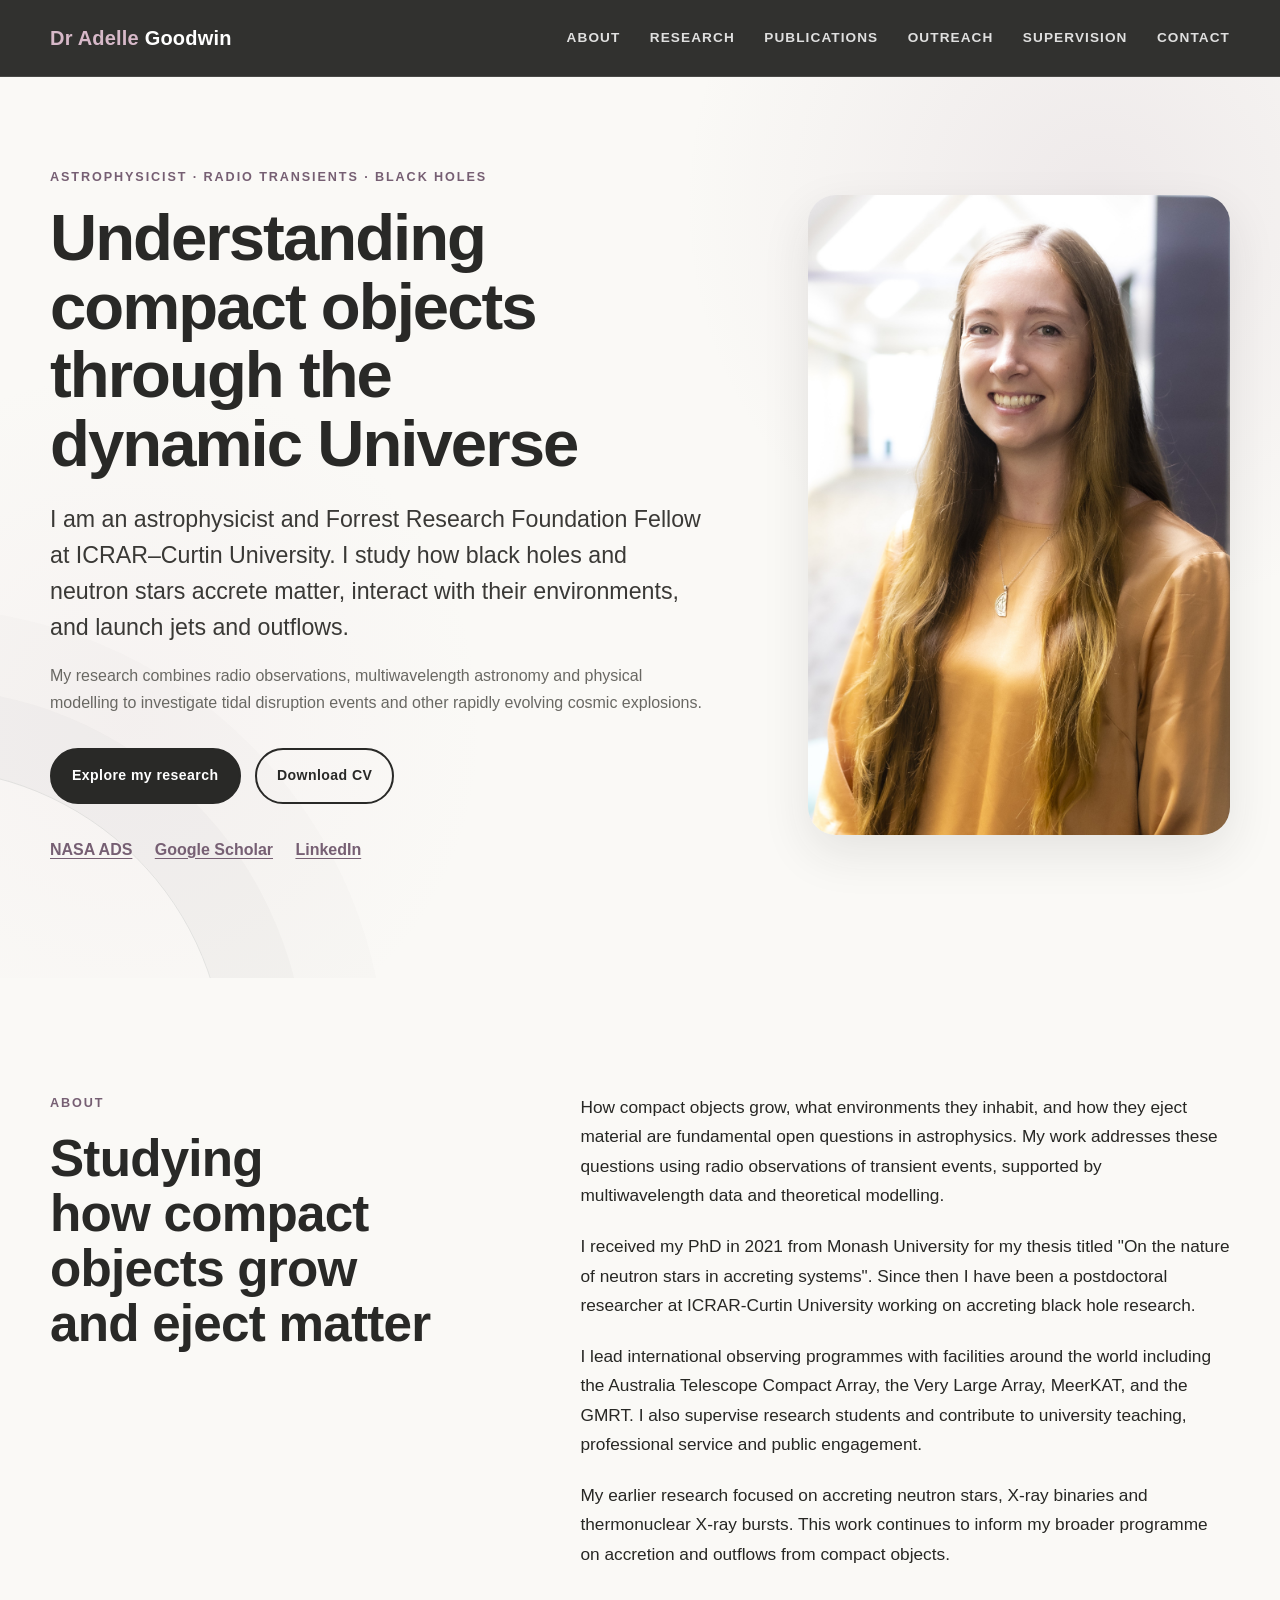
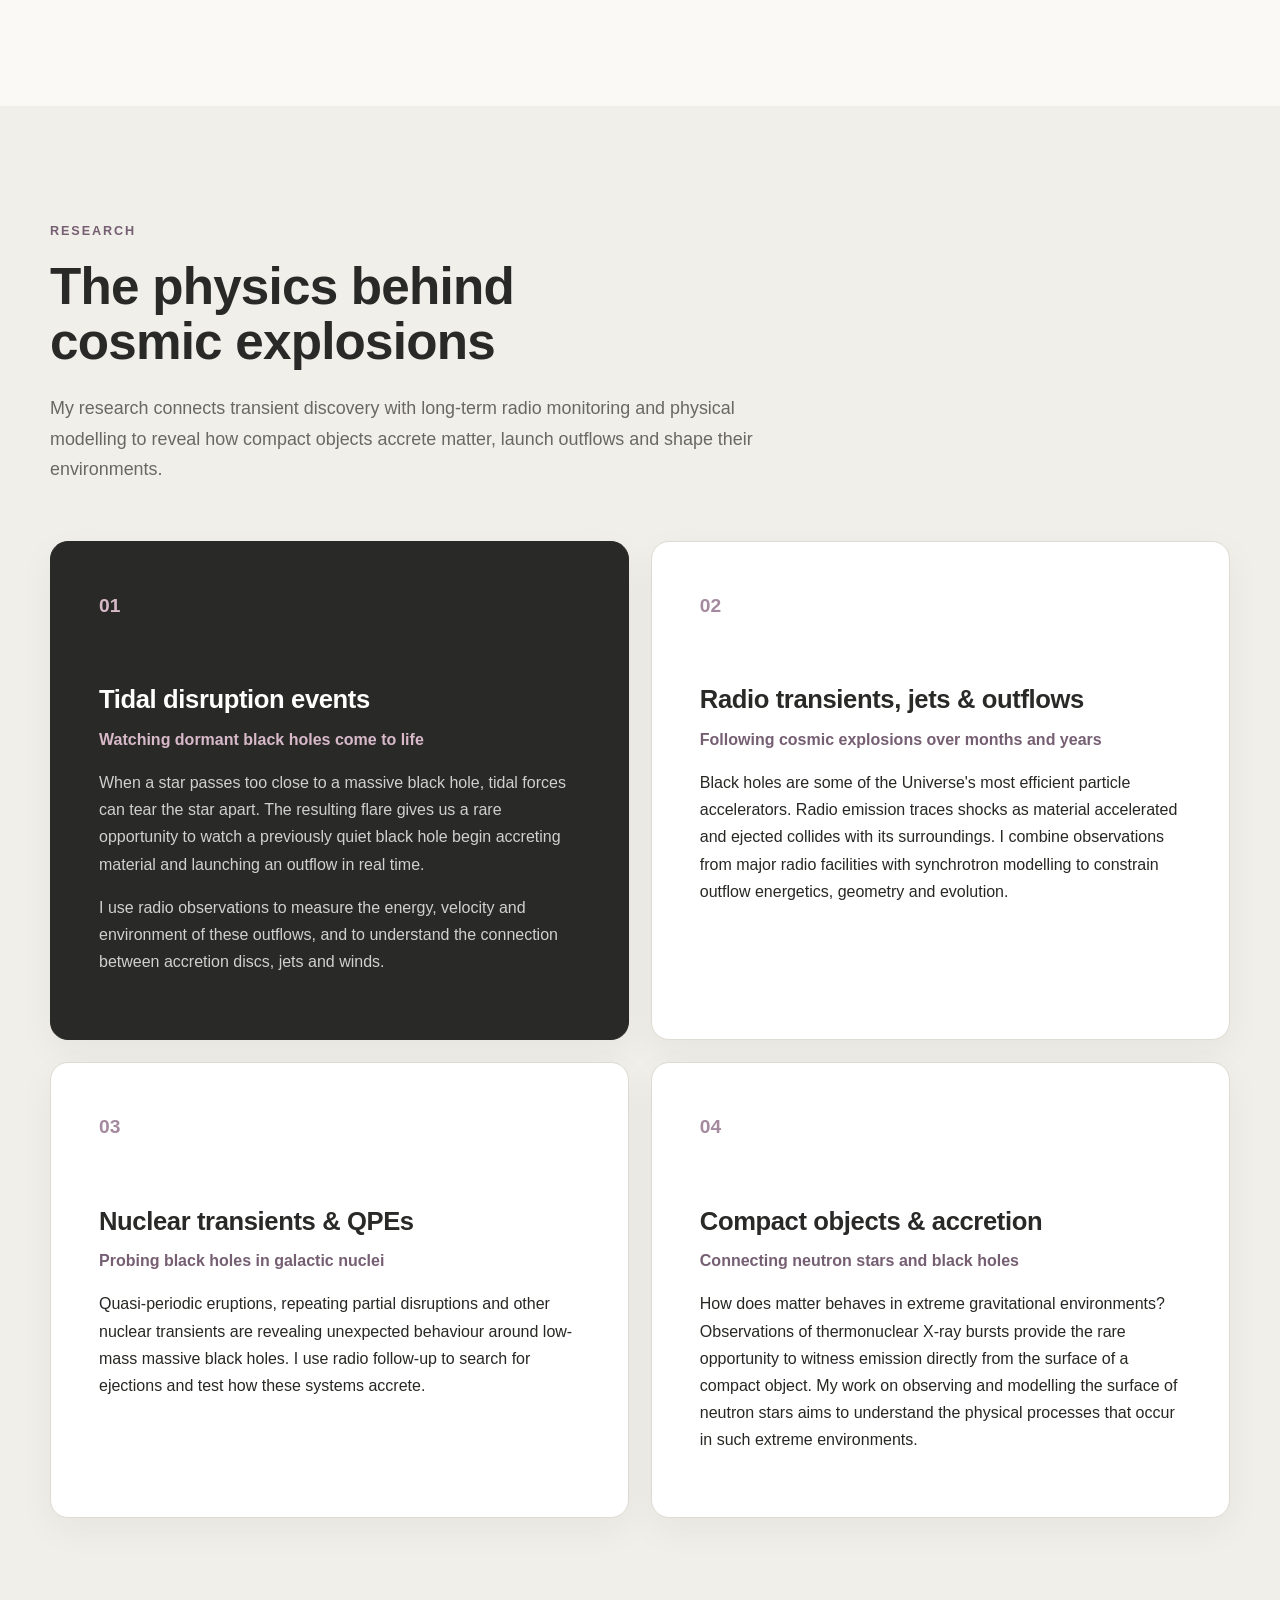
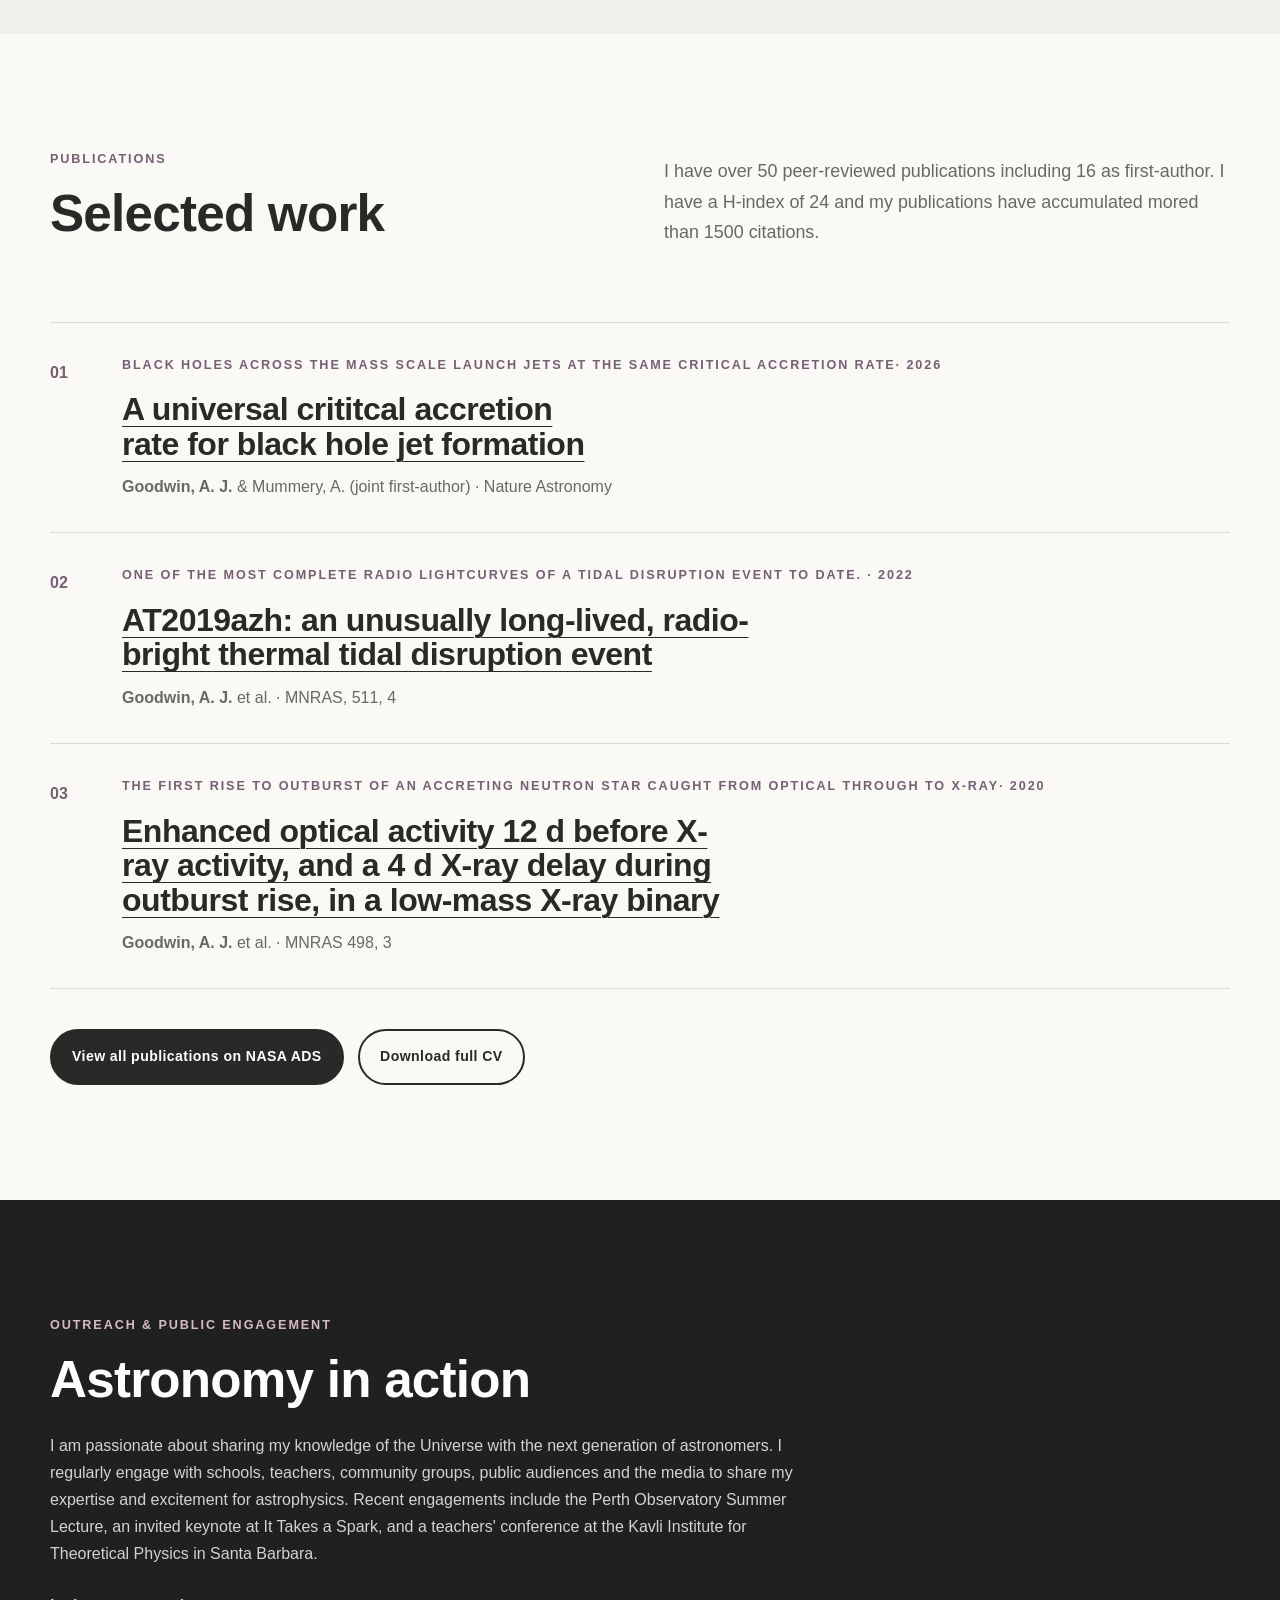
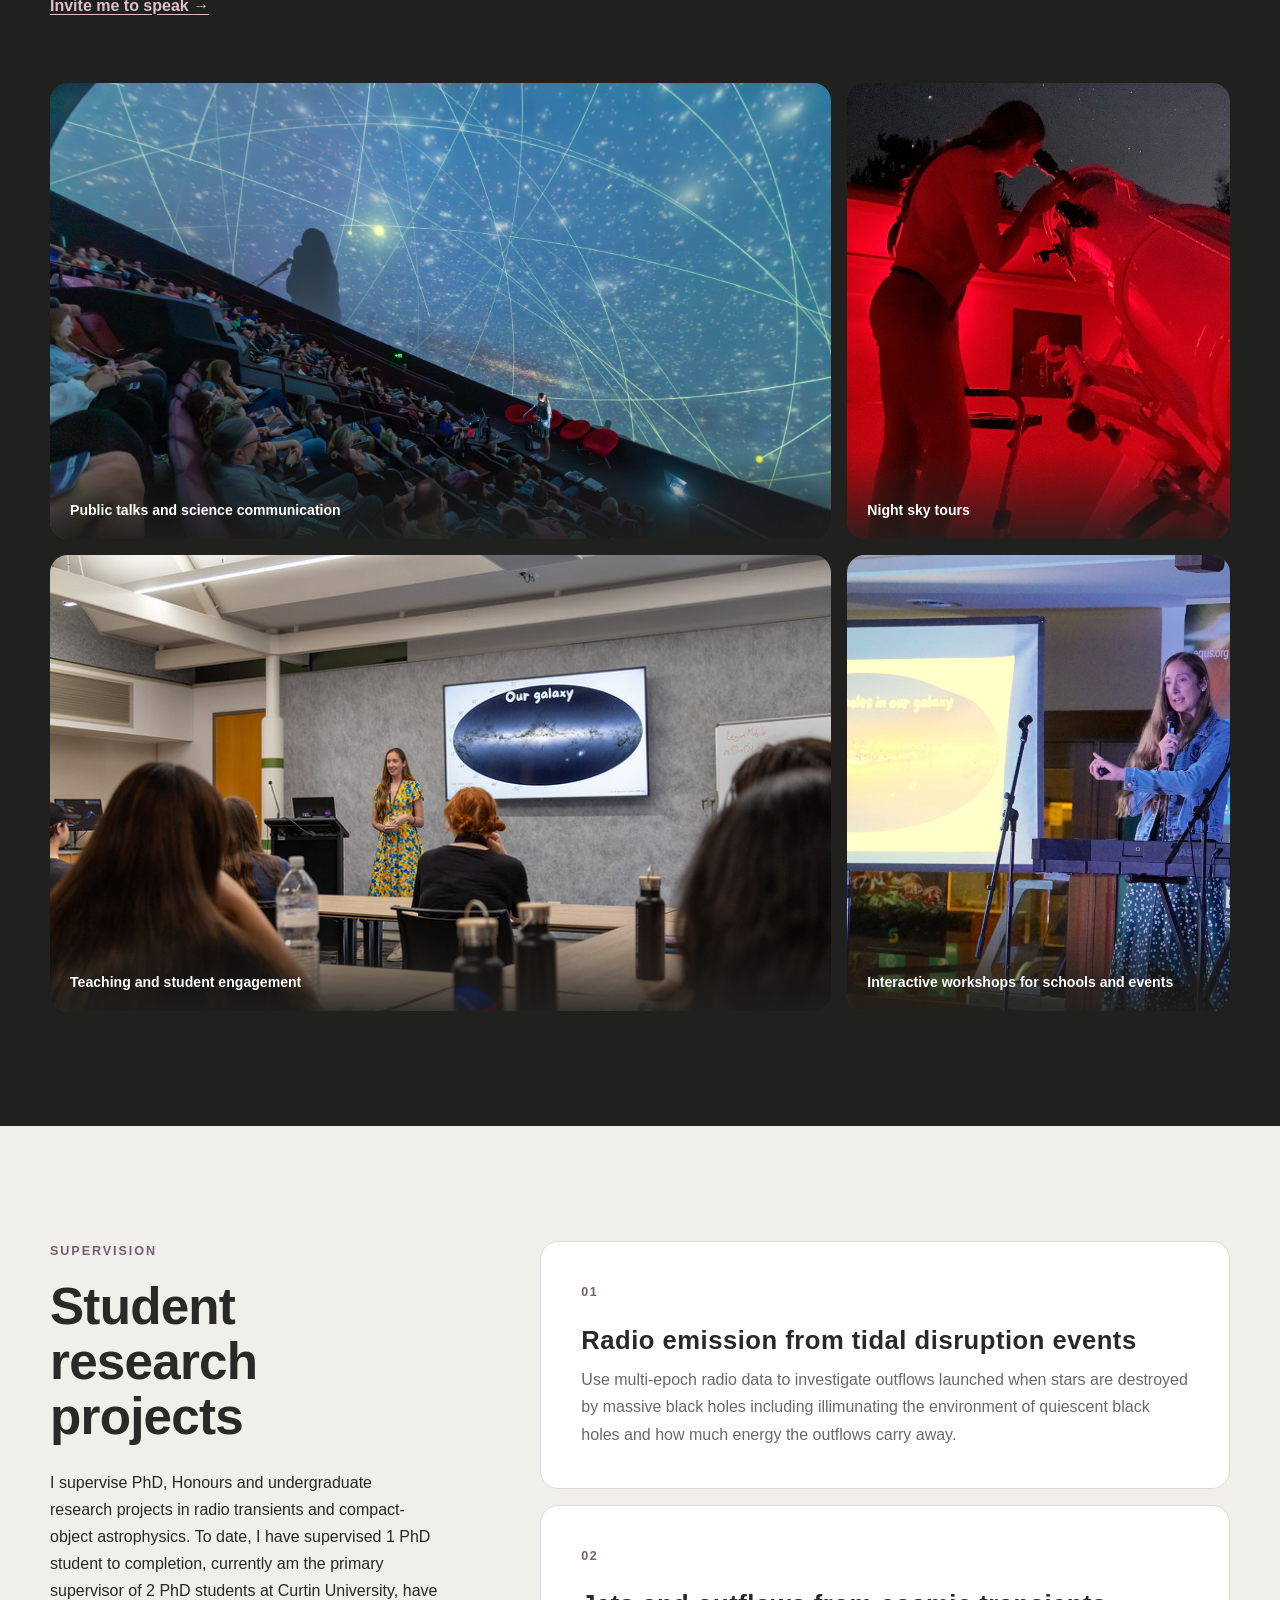
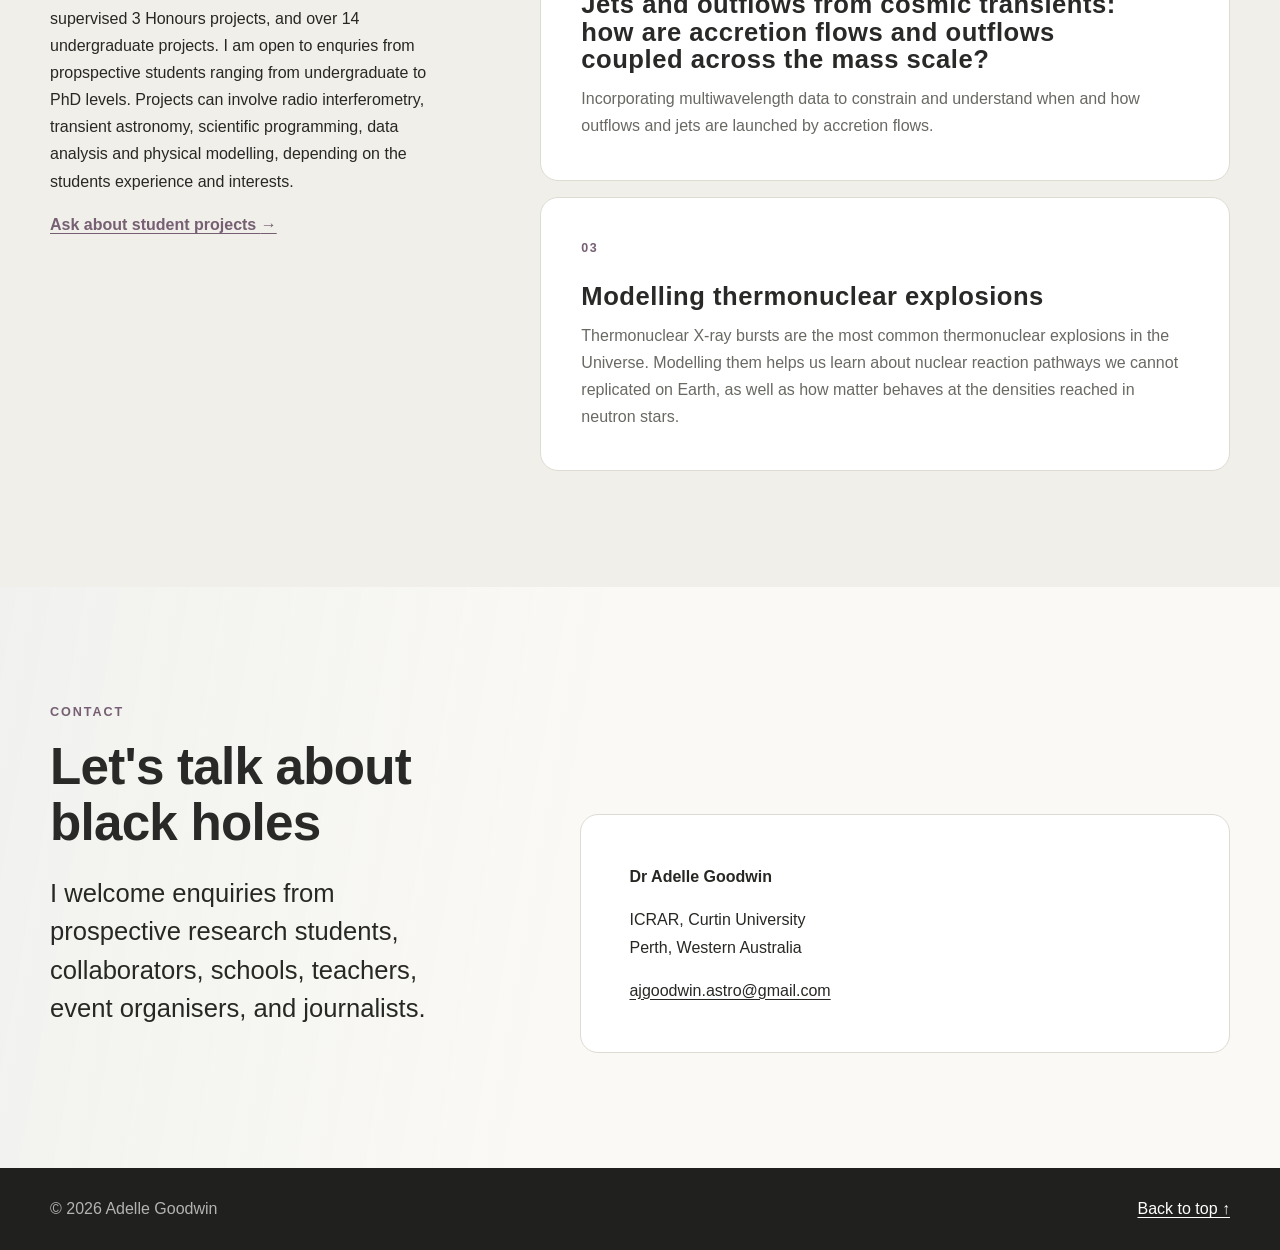
<file: index.html>
<!doctype html>
<html lang="en-AU">
<head>
  <meta charset="utf-8">
  <meta name="viewport" content="width=device-width, initial-scale=1">
  <meta name="description" content="Dr Adelle Goodwin is an astrophysicist studying radio transients, tidal disruption events, black holes, compact objects, jets and outflows.">
  <meta name="author" content="Dr Adelle Goodwin">
  <meta name="theme-color" content="#071a2e">

  <title>Dr Adelle Goodwin | Astrophysicist</title>

  <link rel="stylesheet" href="style.css">
</head>
<body>
  <a class="skip-link" href="#main-content">Skip to main content</a>

  <header class="site-header" id="top">
    <div class="container header-inner">
      <a class="site-name" href="#top" aria-label="Adelle Goodwin, home">
        <span>Dr Adelle</span> Goodwin
      </a>

      <button class="nav-toggle" type="button" aria-expanded="false" aria-controls="site-nav">
        <span class="sr-only">Toggle navigation</span>
        <span aria-hidden="true"></span>
        <span aria-hidden="true"></span>
        <span aria-hidden="true"></span>
      </button>

      <nav class="site-nav" id="site-nav" aria-label="Primary navigation">
        <a href="#about">About</a>
        <a href="#research">Research</a>
        <a href="#publications">Publications</a>
        <a href="#outreach">Outreach</a>
        <a href="#supervision">Supervision</a>
        <a href="#contact">Contact</a>
      </nav>
    </div>
  </header>

  <main id="main-content">
    <section class="hero section" aria-labelledby="hero-title">
      <div class="container hero-grid">
        <div class="hero-copy">
          <p class="eyebrow">Astrophysicist · Radio transients · Black holes</p>
          <h1 id="hero-title">Understanding compact objects through the dynamic Universe</h1>
          <p class="hero-intro">
            I am an astrophysicist and Forrest Research Foundation Fellow at ICRAR–Curtin University. I study how black holes and neutron stars accrete matter, interact with their environments, and launch jets and outflows.
          </p>
          <p class="hero-support">
            My research combines radio observations, multiwavelength astronomy and physical modelling to investigate tidal disruption events and other rapidly evolving cosmic explosions.
          </p>
          <div class="button-row">
            <a class="button button-primary" href="#research">Explore my research</a>
            <a class="button button-secondary" href="CV_2025-10.pdf">Download CV</a>
          </div>
          <ul class="profile-links" aria-label="Academic profiles">
            <li><a href="https://ui.adsabs.harvard.edu/public-libraries/84j7MYtWS06cEF5sBTwe1Q" aria-label="NASA ADS profile">NASA ADS</a></li>
            <li><a href="https://scholar.google.com/citations?user=9WP8lzMAAAAJ&hl=en" aria-label="Google Scholar profile">Google Scholar</a></li>
            <li><a href="https://www.linkedin.com/in/adelle-goodwin-b385a189" aria-label="GitHub profile">LinkedIn</a></li>
          </ul>
        </div>

        <figure class="hero-portrait">
          <img src="headshot.jpg" alt="Professional portrait" width="971" height="971">
        </figure>
      </div>
    </section>

    <section class="section" id="about" aria-labelledby="about-title">
      <div class="container two-column">
        <div>
          <p class="section-kicker">About</p>
          <h2 id="about-title">Studying how compact objects grow and eject matter</h2>
        </div>
        <div class="prose">
          <p>
            How compact objects grow, what environments they inhabit, and how they eject material are fundamental open questions in astrophysics. My work addresses these questions using radio observations of transient events, supported by multiwavelength data and theoretical modelling.
          </p>
          <p>
            I received my PhD in 2021 from Monash University for my thesis titled "On the nature of neutron stars in accreting systems". Since then I have been a postdoctoral researcher at ICRAR-Curtin University working on accreting black hole research. 
          </p>
          <p>
            I lead international observing programmes with facilities around the world including the Australia Telescope Compact Array, the Very Large Array, MeerKAT, and the GMRT. I also supervise research students and contribute to university teaching, professional service and public engagement.
          </p>
          <p>
            My earlier research focused on accreting neutron stars, X-ray binaries and thermonuclear X-ray bursts. This work continues to inform my broader programme on accretion and outflows from compact objects.
          </p>
        </div>
      </div>
    </section>
<!-- 
    <section class="photo-feature" aria-label="Radio astronomy fieldwork">
      <img src="DSC05242.JPG" alt="Person standing within a large field of radio-antenna elements beneath a clear blue sky">
      <div class="photo-feature-overlay">
        <div class="container">
          <p class="section-kicker">Radio astronomy</p>
          <p class="photo-feature-title">From telescope arrays to transient discoveries</p>
        </div>
      </div>
    </section> -->

    <section class="section section-tinted" id="research" aria-labelledby="research-title">
      <div class="container">
        <div class="section-heading">
          <p class="section-kicker">Research</p>
          <h2 id="research-title">The physics behind cosmic explosions</h2>
          <p>
            My research connects transient discovery with long-term radio monitoring and physical modelling to reveal how compact objects accrete matter, launch outflows and shape their environments.
          </p>
        </div>

        <div class="research-grid">
          <article class="research-card research-card-featured">
            <div class="card-number" aria-hidden="true">01</div>
            <h3>Tidal disruption events</h3>
            <p class="card-tagline">Watching dormant black holes come to life</p>
            <p>
              When a star passes too close to a massive black hole, tidal forces can tear the star apart. The resulting flare gives us a rare opportunity to watch a previously quiet black hole begin accreting material and launching an outflow in real time.
            </p>
            <p>
              I use radio observations to measure the energy, velocity and environment of these outflows, and to understand the connection between accretion discs, jets and winds.
            </p>
          </article>

          <article class="research-card">
            <div class="card-number" aria-hidden="true">02</div>
            <h3>Radio transients, jets &amp; outflows</h3>
            <p class="card-tagline">Following cosmic explosions over months and years</p>
            <p>
              Black holes are some of the Universe's most efficient particle accelerators. Radio emission traces shocks as material accelerated and ejected collides with its surroundings. I combine observations from major radio facilities with synchrotron modelling to constrain outflow energetics, geometry and evolution.
            </p>
          </article>

          <article class="research-card">
            <div class="card-number" aria-hidden="true">03</div>
            <h3>Nuclear transients &amp; QPEs</h3>
            <p class="card-tagline">Probing black holes in galactic nuclei</p>
            <p>
              Quasi-periodic eruptions, repeating partial disruptions and other nuclear transients are revealing unexpected behaviour around low-mass massive black holes. I use radio follow-up to search for ejections and test how these systems accrete.
            </p>
          </article>

          <article class="research-card">
            <div class="card-number" aria-hidden="true">04</div>
            <h3>Compact objects &amp; accretion</h3>
            <p class="card-tagline">Connecting neutron stars and black holes</p>
            <p>
              How does matter behaves in extreme gravitational environments? Observations of thermonuclear X-ray bursts provide the rare opportunity to witness emission directly from the surface of a compact object. 
              My work on observing and modelling the surface of neutron stars aims to understand the physical processes that occur in such extreme environments. 
            </p>
          </article>
        </div>
      </div>
    </section>

    <!-- <section class="section discoveries" aria-labelledby="discoveries-title">
      <div class="container">
        <div class="section-heading compact">
          <p class="section-kicker">Research highlights</p>
          <h2 id="discoveries-title">Selected contributions</h2>
        </div>
        <div class="timeline-list">
          <article>
            <span class="timeline-marker" aria-hidden="true"></span>
            <h3>Radio emission is more common and longer-lived than expected</h3>
            <p>Long-term monitoring has shown that radio-emitting outflows can emerge or remain detectable years after a tidal disruption event.</p>
          </article>
          <article>
            <span class="timeline-marker" aria-hidden="true"></span>
            <h3>Two distinct radio flares in a single event</h3>
            <p>Some tidal disruption events show multiple episodes of radio brightening, providing new clues about delayed outflows and changing accretion states.</p>
          </article>
          <article>
            <span class="timeline-marker" aria-hidden="true"></span>
            <h3>A systematic radio sample of X-ray-selected TDEs</h3>
            <p>A 22-object programme tests how frequently tidal disruptions produce radio emission and how their outflows evolve as a population.</p>
          </article>
          <article>
            <span class="timeline-marker" aria-hidden="true"></span>
            <h3>A transient jet from a repeating partial disruption</h3>
            <p>Radio observations revealed a short-lived ejection associated with a system in which a star repeatedly encounters a massive black hole.</p>
          </article>
        </div>
      </div>
    </section> -->

    <!-- <section class="section section-dark" aria-labelledby="leadership-title">
      <div class="container leadership-grid">
        <div>
          <p class="section-kicker">Research leadership</p>
          <h2 id="leadership-title">Building international transient programmes</h2>
        </div>
        <div>
          <p class="large-copy">
            I lead extensive radio monitoring programmes with ATCA and the VLA, coordinating 24 researchers across five countries to investigate the evolving radio emission from tidal disruption events.
          </p>
          <ul class="check-list">
            <li>Forrest Research Foundation Fellowship</li>
            <li>Science &amp; Technology Australia Superstar of STEM</li>
            <li>US Department of State International Visitor Leadership Program</li>
            <li>Charlene Heisler Prize, Astronomical Society of Australia</li>
            <li>Royal Society of Victoria Young Scientist Research Prize</li>
          </ul>
        </div>
      </div>
    </section> -->

    <section class="section" id="publications" aria-labelledby="publications-title">
      <div class="container">
        <div class="section-heading publications-heading">
          <div>
            <p class="section-kicker">Publications</p>
            <h2 id="publications-title">Selected work</h2>
          </div>
          <p>
            I have over 50 peer-reviewed publications including 16 as first-author. I have a H-index of 24 and my publications have accumulated mored than 1500 citations.
          </p>
        </div>

        <ol class="publication-list">
          <li>
            <article>
              <p class="publication-meta">Black holes across the mass scale launch jets at the same critical accretion rate· 2026</p>
              <h3><a href="https://ui.adsabs.harvard.edu/abs/2026NatAs.tmp..207G/abstract">A universal crititcal accretion rate for black hole jet formation</a></h3>
              <p><strong>Goodwin, A. J.</strong> & Mummery, A. (joint first-author) · Nature Astronomy</p>
            </article>
          </li>
          <li>
            <article>
              <p class="publication-meta"> One of the most complete radio lightcurves of a tidal disruption event to date. · 2022</p>
              <h3><a href="https://ui.adsabs.harvard.edu/abs/2022MNRAS.511.5328G/abstract">AT2019azh: an unusually long-lived, radio-bright thermal tidal disruption event</a></h3>
              <p><strong>Goodwin, A. J.</strong> et al. · MNRAS, 511, 4</p>
            </article>
          </li>
          <li>
            <article>
              <p class="publication-meta">The first rise to outburst of an accreting neutron star caught from optical through to X-ray· 2020</p>
              <h3><a href="https://ui.adsabs.harvard.edu/abs/2020MNRAS.498.3429G/abstract">Enhanced optical activity 12 d before X-ray activity, and a 4 d X-ray delay during outburst rise, in a low-mass X-ray binary  
              </a></h3>
              <p><strong>Goodwin, A. J.</strong> et al. · MNRAS 498, 3</p>
            </article>
          </li>
        </ol>

        <div class="button-row publication-actions">
          <a class="button button-primary" href="https://ui.adsabs.harvard.edu/public-libraries/84j7MYtWS06cEF5sBTwe1Q">View all publications on NASA ADS</a>
          <a class="button button-secondary" href="CV_2025-11.pdf">Download full CV</a>
        </div>
      </div>
    </section>

    <section class="section photo-stories" id="outreach" aria-labelledby="photo-stories-title">
      <div class="container">
        <div class="section-heading compact">
          <p class="section-kicker">Outreach &amp; public engagement</p>
          <h2 id="photo-stories-title">Astronomy in action</h2>
          <p>I am passionate about sharing my knowledge of the Universe with the next generation of astronomers. I regularly engage with schools, teachers, community groups, public audiences and the media to share my expertise and excitement for astrophysics. 
            Recent engagements include the Perth Observatory Summer Lecture, an invited keynote at It Takes a Spark, and a teachers' conference at the Kavli Institute for Theoretical Physics in Santa Barbara.</p>
          <a class="text-link outreach-link" href="mailto:ajgoodwin.astro@gmail.com">Invite me to speak <span aria-hidden="true">→</span></a>
        </div>
        <div class="photo-grid">
          <figure class="photo-card photo-card-wide">
            <img src="FRFBeyondEarth25092025large-1024.jpg" alt="Speaker presenting beneath a large planetarium dome filled with projected stars and orbital tracks" loading="lazy">
            <figcaption>Public talks and science communication</figcaption>
          </figure>
          <figure class="photo-card">
            <img src="adele-with-calver-telescope.jpg" alt="Person using a telescope at night under red observatory lighting" loading="lazy">
            <figcaption>Night sky tours</figcaption>
          </figure>
          <figure class="photo-card photo-card-wide">
            <img src="i-vqVp572-L.jpg" alt="Speaker teaching in a classroom with a projected map of the Milky Way" loading="lazy">
            <figcaption>Teaching and student engagement</figcaption>
          </figure>
          <figure class="photo-card">
            <img src="DSC05242.JPG" alt="Speaker giving a public presentation beside a projected astronomy slide" loading="lazy">
            <figcaption>Interactive workshops for schools and events</figcaption>
          </figure>
        </div>
      </div>
    </section>

    <section class="section section-tinted" id="supervision" aria-labelledby="supervision-title">
      <div class="container supervision-layout">
        <div class="section-heading supervision-heading">
          <p class="section-kicker">Supervision</p>
          <h2 id="supervision-title">Student research projects</h2>
          <p>I supervise PhD, Honours and undergraduate research projects in radio transients and compact-object astrophysics. To date, I have supervised 1 PhD student to completion, currently am the primary supervisor
            of 2 PhD students at Curtin University, have supervised 3 Honours projects, and over 14 undergraduate projects. 
            I am open to enquries from propspective students ranging from undergraduate to PhD levels. Projects can involve radio interferometry, transient astronomy, scientific programming, data analysis and physical modelling, depending on the students
            experience and interests.</p>
          <a class="text-link" href="mailto:ajgoodwin.astro@gmail.com">Ask about student projects <span aria-hidden="true">→</span></a>
        </div>
        <div class="student-projects project-grid" aria-label="Example student project areas">
          <article class="project-card">
            <p class="project-number">01</p>
            <h3>Radio emission from tidal disruption events</h3>
            <p>Use multi-epoch radio data to investigate outflows launched when stars are destroyed by massive black holes including illimunating the environment of quiescent black holes and how much energy
              the outflows carry away.</p>
          </article>
          <article class="project-card">
            <p class="project-number">02</p>
            <h3>Jets and outflows from cosmic transients: how are accretion flows and outflows coupled across the mass scale?</h3>
            <p>Incorporating multiwavelength data to constrain and understand when and how outflows and jets are launched by accretion flows.</p>
          </article>
          <article class="project-card">
            <p class="project-number">03</p>
            <h3>Modelling thermonuclear explosions</h3>
            <p>Thermonuclear X-ray bursts are the most common thermonuclear explosions in the Universe. Modelling them helps us learn about nuclear reaction pathways we cannot replicated on Earth,
              as well as how matter behaves at the densities reached in neutron stars.
            </p>
          </article>
        </div>
      </div>
    </section>


    <section class="section contact-section" id="contact" aria-labelledby="contact-title">
      <div class="container contact-grid">
        <div>
          <p class="section-kicker">Contact</p>
          <h2 id="contact-title">Let's talk about black holes</h2>
          <p class="large-copy">
            I welcome enquiries from prospective research students, collaborators, schools, teachers, event organisers, and journalists.
          </p>
        </div>
        <address class="contact-details">
          <p><strong>Dr Adelle Goodwin</strong></p>
          <p>ICRAR, Curtin University<br>Perth, Western Australia</p>
          <p><a href="mailto:ajgoodwin.astro@gmail.com">ajgoodwin.astro@gmail.com</a></p>
          <!-- <p class="small-note">Replace the placeholder address above with your current institutional email.</p> -->
        </address>
      </div>
    </section>
  </main>

  <footer class="site-footer">
    <div class="container footer-inner">
      <p>© <span id="current-year">2026</span> Adelle Goodwin</p>
      <p><a href="#top">Back to top ↑</a></p>
    </div>
  </footer>

  <script>
    const toggle = document.querySelector('.nav-toggle');
    const nav = document.querySelector('#site-nav');

    toggle.addEventListener('click', () => {
      const isOpen = toggle.getAttribute('aria-expanded') === 'true';
      toggle.setAttribute('aria-expanded', String(!isOpen));
      nav.classList.toggle('is-open', !isOpen);
    });

    nav.querySelectorAll('a').forEach((link) => {
      link.addEventListener('click', () => {
        toggle.setAttribute('aria-expanded', 'false');
        nav.classList.remove('is-open');
      });
    });

    document.querySelector('#current-year').textContent = new Date().getFullYear();
  </script>
</body>
</html>
</file>
<file: style.css>
/* ==========================================================
   Adelle Goodwin academic website
   Modern, responsive, framework-free CSS
   ========================================================== */

:root {
  --navy-950: #20201e;
  --navy-900: #292927;
  --navy-800: #3a3936;
  --blue-700: #596763;
  --blue-500: #7f918b;
  --cyan-300: #c3cdc8;
  --cream-100: #f1efe9;
  --cream-50: #faf9f6;
  --white: #ffffff;
  --ink: #272724;
  --muted: #696863;
  --line: #dedbd3;
  --shadow: 0 18px 48px rgba(39, 39, 36, 0.10);
  --radius-lg: 28px;
  --radius-md: 18px;
  --container: 1180px;
  --header-height: 76px;
}

* {
  box-sizing: border-box;
}

html {
  scroll-behavior: smooth;
  scroll-padding-top: calc(var(--header-height) + 18px);
}

body {
  margin: 0;
  color: var(--ink);
  background: var(--cream-50);
  font-family: Arial, Helvetica, ui-sans-serif, system-ui, sans-serif;
  font-size: 1rem;
  line-height: 1.7;
  text-rendering: optimizeLegibility;
}

img {
  display: block;
  max-width: 100%;
}

a {
  color: inherit;
  text-underline-offset: 0.2em;
}

a:hover {
  color: var(--blue-700);
}

button,
a {
  -webkit-tap-highlight-color: transparent;
}

:focus-visible {
  outline: 3px solid var(--cyan-300);
  outline-offset: 4px;
}

h1,
h2,
h3,
p {
  margin-top: 0;
}

h1,
h2,
h3 {
  color: var(--navy-900);
  font-family: Arial, Helvetica, ui-sans-serif, system-ui, sans-serif;
  line-height: 1.08;
  text-wrap: balance;
}

h1 {
  max-width: 12ch;
  margin-bottom: 1.5rem;
  font-size: clamp(3rem, 7vw, 6.5rem);
  letter-spacing: -0.015em;
}

h2 {
  margin-bottom: 1.5rem;
  font-size: clamp(2.15rem, 4vw, 4.15rem);
  letter-spacing: -0.015em;
}

h3 {
  margin-bottom: 0.75rem;
  font-size: clamp(1.45rem, 2vw, 2rem);
  letter-spacing: -0.015em;
}

.container {
  width: min(calc(100% - 2.5rem), var(--container));
  margin-inline: auto;
}

.section {
  padding-block: clamp(5rem, 9vw, 9rem);
}

.section-tinted {
  background: var(--cream-100);
}

.section-dark {
  color: rgba(255, 255, 255, 0.82);
  background: var(--navy-900);
}

.section-dark h2,
.section-dark h3 {
  color: var(--white);
}

.skip-link {
  position: fixed;
  z-index: 999;
  top: 0.75rem;
  left: 0.75rem;
  padding: 0.8rem 1rem;
  color: var(--white);
  background: var(--navy-900);
  border-radius: 8px;
  transform: translateY(-150%);
}

.skip-link:focus {
  transform: translateY(0);
}

.sr-only {
  position: absolute;
  width: 1px;
  height: 1px;
  padding: 0;
  margin: -1px;
  overflow: hidden;
  clip: rect(0, 0, 0, 0);
  white-space: nowrap;
  border: 0;
}

/* Header */
.site-header {
  position: sticky;
  z-index: 100;
  top: 0;
  min-height: var(--header-height);
  color: var(--white);
  background: rgba(41, 41, 39, 0.96);
  border-bottom: 1px solid rgba(255, 255, 255, 0.11);
  backdrop-filter: blur(14px);
}

.header-inner {
  min-height: var(--header-height);
  display: flex;
  align-items: center;
  justify-content: space-between;
  gap: 2rem;
}

.site-name {
  color: var(--white);
  font-family: Arial, Helvetica, ui-sans-serif, system-ui, sans-serif;
  font-size: 1.25rem;
  font-weight: 650;
  letter-spacing: 0.01em;
  text-decoration: none;
}

.site-name span {
  color: var(--cyan-300);
}

.site-name:hover {
  color: var(--white);
}

.site-nav {
  display: flex;
  align-items: center;
  gap: clamp(1rem, 2.3vw, 2rem);
}

.site-nav a {
  color: rgba(255, 255, 255, 0.85);
  font-size: 0.85rem;
  font-weight: 700;
  letter-spacing: 0.08em;
  text-decoration: none;
  text-transform: uppercase;
}

.site-nav a:hover {
  color: var(--cyan-300);
}

.nav-toggle {
  display: none;
  width: 46px;
  height: 42px;
  padding: 9px;
  color: var(--white);
  background: transparent;
  border: 1px solid rgba(255, 255, 255, 0.3);
  border-radius: 9px;
}

.nav-toggle span:not(.sr-only) {
  display: block;
  height: 2px;
  margin: 4px 0;
  background: currentColor;
}

/* Hero */
.hero {
  position: relative;
  overflow: hidden;
  padding-top: clamp(4rem, 7vw, 7rem);
  background:
    radial-gradient(circle at 85% 15%, rgba(127, 145, 139, 0.12), transparent 32%),
    var(--cream-50);
}

.hero::before {
  content: "";
  position: absolute;
  width: 38rem;
  height: 38rem;
  left: -24rem;
  bottom: -25rem;
  border: 1px solid rgba(89, 103, 99, 0.14);
  border-radius: 50%;
  box-shadow: 0 0 0 80px rgba(89, 103, 99, 0.03), 0 0 0 160px rgba(89, 103, 99, 0.018);
}

.hero-grid {
  position: relative;
  display: grid;
  grid-template-columns: minmax(0, 1.12fr) minmax(320px, 0.72fr);
  align-items: center;
  gap: clamp(3rem, 8vw, 8rem);
}

.eyebrow,
.section-kicker,
.publication-meta {
  margin-bottom: 1rem;
  color: var(--blue-700);
  font-size: 0.79rem;
  font-weight: 800;
  letter-spacing: 0.15em;
  text-transform: uppercase;
}

.section-dark .section-kicker {
  color: var(--cyan-300);
}

.hero-intro {
  max-width: 44rem;
  margin-bottom: 1rem;
  color: var(--navy-800);
  font-size: clamp(1.18rem, 2vw, 1.45rem);
  line-height: 1.55;
}

.hero-support {
  max-width: 42rem;
  color: var(--muted);
}

.hero-portrait {
  position: relative;
  margin: 0;
}

.hero-portrait::before {
  content: "";
  position: absolute;
  z-index: -1;
  inset: -1.3rem 1.3rem 1.3rem -1.3rem;
  background: var(--blue-500);
  border-radius: var(--radius-lg);
}

.hero-portrait img {
  width: 100%;
  max-height: 640px;
  object-fit: cover;
  object-position: center 20%;
  border-radius: var(--radius-lg);
  box-shadow: var(--shadow);
}

.button-row {
  display: flex;
  flex-wrap: wrap;
  gap: 0.9rem;
  margin-top: 2rem;
}

.button {
  display: inline-flex;
  justify-content: center;
  align-items: center;
  min-height: 50px;
  padding: 0.85rem 1.25rem;
  border: 2px solid var(--navy-900);
  border-radius: 999px;
  font-size: 0.88rem;
  font-weight: 800;
  letter-spacing: 0.03em;
  text-decoration: none;
  transition: 160ms ease;
}

.button:hover {
  transform: translateY(-2px);
}

.button-primary {
  color: var(--white);
  background: var(--navy-900);
}

.button-primary:hover {
  color: var(--white);
  background: var(--blue-700);
  border-color: var(--blue-700);
}

.button-secondary {
  color: var(--navy-900);
  background: transparent;
}

.button-secondary:hover {
  color: var(--white);
  background: var(--navy-900);
}

.profile-links {
  display: flex;
  flex-wrap: wrap;
  gap: 0.65rem 1.4rem;
  padding: 0;
  margin: 2rem 0 0;
  list-style: none;
}

.profile-links a,
.text-link {
  color: var(--blue-700);
  font-weight: 750;
}

/* Impact strip */
.impact-strip {
  color: var(--white);
  background: var(--navy-900);
}

.impact-grid {
  display: grid;
  grid-template-columns: repeat(4, 1fr);
}

.impact-grid div {
  display: grid;
  align-content: center;
  min-height: 175px;
  padding: 2rem;
  border-left: 1px solid rgba(255, 255, 255, 0.15);
}

.impact-grid div:last-child {
  border-right: 1px solid rgba(255, 255, 255, 0.15);
}

.impact-grid strong {
  color: var(--cyan-300);
  font-family: Arial, Helvetica, ui-sans-serif, system-ui, sans-serif;
  font-size: clamp(2.3rem, 4vw, 4rem);
  line-height: 1;
}

.impact-grid span {
  margin-top: 0.55rem;
  color: rgba(255, 255, 255, 0.72);
  font-size: 0.9rem;
  line-height: 1.4;
}

/* General layouts */
.two-column,
.leadership-grid,
.contact-grid {
  display: grid;
  grid-template-columns: 0.78fr 1.22fr;
  gap: clamp(3rem, 9vw, 9rem);
}

.prose {
  max-width: 47rem;
  font-size: 1.08rem;
}

.prose p {
  margin-bottom: 1.35rem;
}

.section-heading {
  max-width: 760px;
  margin-bottom: 3.5rem;
}

.section-heading > p:last-child {
  color: var(--muted);
  font-size: 1.12rem;
}

.section-heading.compact {
  margin-bottom: 2rem;
}

/* Research cards */
.research-grid {
  display: grid;
  grid-template-columns: repeat(2, 1fr);
  gap: 1.35rem;
}

.research-card {
  position: relative;
  min-height: 390px;
  padding: clamp(1.6rem, 4vw, 3rem);
  overflow: hidden;
  background: var(--white);
  border: 1px solid var(--line);
  border-radius: var(--radius-md);
  box-shadow: 0 12px 35px rgba(39, 39, 36, 0.05);
}

.research-card-featured {
  color: rgba(255, 255, 255, 0.78);
  background: var(--navy-900);
  border-color: var(--navy-900);
}

.research-card-featured h3 {
  color: var(--white);
}

.card-number {
  margin-bottom: 4rem;
  color: var(--blue-500);
  font-family: Arial, Helvetica, ui-sans-serif, system-ui, sans-serif;
  font-size: 1.2rem;
  font-weight: 700;
}

.research-card-featured .card-number {
  color: var(--cyan-300);
}

.card-tagline {
  color: var(--blue-700);
  font-weight: 800;
}

.research-card-featured .card-tagline {
  color: var(--cyan-300);
}

/* Discovery timeline */
.timeline-list {
  position: relative;
  max-width: 900px;
  margin-left: auto;
}

.timeline-list::before {
  content: "";
  position: absolute;
  top: 0.7rem;
  bottom: 0.7rem;
  left: 7px;
  width: 1px;
  background: var(--line);
}

.timeline-list article {
  position: relative;
  padding: 0 0 2.4rem 3rem;
}

.timeline-list article:last-child {
  padding-bottom: 0;
}

.timeline-marker {
  position: absolute;
  top: 0.35rem;
  left: 0;
  width: 15px;
  height: 15px;
  background: var(--cream-50);
  border: 4px solid var(--blue-500);
  border-radius: 50%;
}

.timeline-list h3 {
  font-size: clamp(1.2rem, 2vw, 1.55rem);
}

.timeline-list p {
  color: var(--muted);
}

/* Leadership */
.large-copy {
  font-size: clamp(1.2rem, 2vw, 1.6rem);
  line-height: 1.5;
}

.check-list {
  display: grid;
  gap: 0.8rem;
  padding: 0;
  margin: 2.25rem 0 0;
  list-style: none;
}

.check-list li {
  position: relative;
  padding-left: 1.8rem;
}

.check-list li::before {
  content: "";
  position: absolute;
  top: 0.65em;
  left: 0;
  width: 8px;
  height: 8px;
  background: var(--cyan-300);
  border-radius: 50%;
}

/* Publications */
.publications-heading {
  display: grid;
  grid-template-columns: 1fr 1fr;
  max-width: none;
  gap: 3rem;
  align-items: end;
}

.publication-list {
  padding: 0;
  margin: 0;
  list-style: none;
  counter-reset: papers;
  border-top: 1px solid var(--line);
}

.publication-list li {
  counter-increment: papers;
  display: grid;
  grid-template-columns: 4.5rem 1fr;
  padding: 2rem 0;
  border-bottom: 1px solid var(--line);
}

.publication-list li::before {
  content: "0" counter(papers);
  padding-top: 0.25rem;
  color: var(--blue-700);
  font-family: Arial, Helvetica, ui-sans-serif, system-ui, sans-serif;
  font-weight: 700;
}

.publication-list h3 {
  max-width: 40ch;
  font-size: clamp(1.35rem, 2.5vw, 2rem);
}

.publication-list h3 a {
  text-decoration-thickness: 1px;
}

.publication-list article > p:last-child {
  margin-bottom: 0;
  color: var(--muted);
}

.publication-actions {
  margin-top: 2.5rem;
}

/* Teaching and outreach */
.split-cards {
  display: grid;
  grid-template-columns: repeat(2, 1fr);
  gap: 1.4rem;
}

.info-card {
  min-height: 440px;
  padding: clamp(2rem, 5vw, 4rem);
  background: var(--white);
  border-radius: var(--radius-md);
  box-shadow: 0 12px 35px rgba(39, 39, 36, 0.05);
}

.info-card h2 {
  font-size: clamp(2rem, 3.5vw, 3.3rem);
}

/* Contact and footer */
.contact-section {
  background:
    linear-gradient(100deg, rgba(127, 145, 139, 0.07), transparent 45%),
    var(--cream-50);
}

.contact-details {
  align-self: end;
  padding: clamp(1.7rem, 4vw, 3rem);
  font-style: normal;
  background: var(--white);
  border: 1px solid var(--line);
  border-radius: var(--radius-md);
}

.contact-details p:last-child {
  margin-bottom: 0;
}

.small-note {
  color: var(--muted);
  font-size: 0.82rem;
}

.site-footer {
  padding-block: 1.7rem;
  color: rgba(255, 255, 255, 0.66);
  background: var(--navy-950);
}

.footer-inner {
  display: flex;
  justify-content: space-between;
  gap: 2rem;
}

.footer-inner p {
  margin: 0;
}

.footer-inner a {
  color: var(--white);
}

/* Responsive navigation and layouts */
@media (max-width: 900px) {
  .nav-toggle {
    display: block;
  }

  .site-nav {
    position: absolute;
    top: var(--header-height);
    right: 0;
    left: 0;
    display: none;
    padding: 1rem 1.25rem 1.5rem;
    background: var(--navy-900);
    border-bottom: 1px solid rgba(255, 255, 255, 0.15);
  }

  .site-nav.is-open {
    display: grid;
  }

  .site-nav a {
    padding: 0.7rem 0;
  }

  .hero-grid,
  .two-column,
  .leadership-grid,
  .contact-grid {
    grid-template-columns: 1fr;
  }

  .hero-grid {
    gap: 4rem;
  }

  .hero-portrait {
    max-width: 580px;
  }

  .impact-grid {
    grid-template-columns: repeat(2, 1fr);
  }

  .impact-grid div:nth-child(2) {
    border-right: 1px solid rgba(255, 255, 255, 0.15);
  }

  .impact-grid div:nth-child(-n+2) {
    border-bottom: 1px solid rgba(255, 255, 255, 0.15);
  }

  .publications-heading {
    grid-template-columns: 1fr;
    gap: 0;
  }
}

@media (max-width: 680px) {
  .container {
    width: min(calc(100% - 1.5rem), var(--container));
  }

  .section {
    padding-block: 4.5rem;
  }

  h1 {
    font-size: clamp(2.7rem, 15vw, 4.5rem);
  }

  .research-grid,
  .split-cards {
    grid-template-columns: 1fr;
  }

  .impact-grid {
    grid-template-columns: 1fr;
  }

  .impact-grid div {
    min-height: 135px;
    border-right: 1px solid rgba(255, 255, 255, 0.15);
    border-bottom: 1px solid rgba(255, 255, 255, 0.15);
  }

  .impact-grid div:last-child {
    border-bottom: 0;
  }

  .research-card,
  .info-card {
    min-height: unset;
  }

  .card-number {
    margin-bottom: 2rem;
  }

  .publication-list li {
    grid-template-columns: 2.6rem 1fr;
  }

  .footer-inner {
    flex-direction: column;
    gap: 0.5rem;
  }
}

@media (prefers-reduced-motion: reduce) {
  html {
    scroll-behavior: auto;
  }

  *,
  *::before,
  *::after {
    scroll-behavior: auto !important;
    transition-duration: 0.01ms !important;
  }
}

/* Photography */
.photo-feature {
  position: relative;
  min-height: min(68vw, 700px);
  overflow: hidden;
  background: var(--navy-900);
}
.photo-feature > img {
  width: 100%;
  height: min(68vw, 700px);
  object-fit: cover;
  object-position: center 43%;
}
.photo-feature-overlay {
  position: absolute;
  inset: auto 0 0;
  padding: clamp(5rem, 11vw, 9rem) 0 clamp(2rem, 5vw, 4rem);
  color: #fff;
  background: linear-gradient(transparent, rgba(32, 32, 30, .88));
}
.photo-feature-overlay .section-kicker { color: var(--cyan-300); }
.photo-feature-title {
  max-width: 760px;
  margin: 0;
  color: #fff;
  font-family: Arial, Helvetica, ui-sans-serif, system-ui, sans-serif;
  font-size: clamp(2rem, 4.5vw, 4.3rem);
  font-weight: 700;
  line-height: 1.08;
  letter-spacing: -.035em;
}
.photo-stories { background: var(--navy-950); color: rgba(255,255,255,.8); }
.photo-stories h2 { color: #fff; }
.photo-stories .section-kicker { color: var(--cyan-300); }
.photo-stories .section-heading > p:last-child { color: rgba(255,255,255,.68); }
.photo-grid {
  display: grid;
  grid-template-columns: repeat(12, 1fr);
  grid-auto-rows: 220px;
  gap: 1rem;
}
.photo-card {
  position: relative;
  grid-column: span 4;
  grid-row: span 2;
  margin: 0;
  overflow: hidden;
  border-radius: var(--radius-md);
  background: #454945;
}
.photo-card-wide { grid-column: span 8; }
.photo-card img {
  width: 100%;
  height: 100%;
  object-fit: cover;
  transition: transform 400ms ease;
}
.photo-card-wide:first-child img { object-position: center 40%; }
.photo-card:nth-child(2) img { object-position: center; }
.photo-card:nth-child(3) img { object-position: 62% center; }
.photo-card:nth-child(4) img { object-position: center 45%; }
.photo-card:nth-child(5) img { object-position: 65% center; }
.photo-card:hover img { transform: scale(1.018); }
.photo-card figcaption {
  position: absolute;
  right: 0;
  bottom: 0;
  left: 0;
  padding: 3rem 1.25rem 1rem;
  color: #fff;
  font-size: .88rem;
  font-weight: 700;
  background: linear-gradient(transparent, rgba(32,32,30,.86));
}
@media (max-width: 780px) {
  .photo-grid { grid-template-columns: 1fr; grid-auto-rows: 320px; }
  .photo-card, .photo-card-wide { grid-column: 1; grid-row: auto; }
  .photo-feature, .photo-feature > img { min-height: 460px; height: 460px; }
}
@media (max-width: 480px) {
  .photo-grid { grid-auto-rows: 260px; }
}


/* Supervision project listings */
.supervision-card { min-height: 0; }
.student-projects { margin: 2rem 0; padding-top: 1.4rem; border-top: 1px solid var(--line); }
.student-projects h3 { margin-bottom: 1rem; font-size: 1rem; font-family: inherit; letter-spacing: 0.02em; }
.student-projects ul { display: grid; gap: 1rem; padding: 0; margin: 0; list-style: none; }
.student-projects li { display: grid; gap: 0.2rem; }
.student-projects strong { color: var(--ink); line-height: 1.4; }
.student-projects span { color: var(--muted); font-size: 0.93rem; line-height: 1.55; }


/* Standalone supervision */
.supervision-layout { display: grid; grid-template-columns: .72fr 1.28fr; gap: clamp(3rem, 8vw, 7rem); align-items: start; }
.supervision-heading { margin-bottom: 0; position: sticky; top: calc(var(--header-height) + 2rem); }
.project-grid { margin: 0; padding: 0; border: 0; display: grid; gap: 1rem; }
.project-card { padding: clamp(1.6rem, 4vw, 2.5rem); background: var(--white); border: 1px solid var(--line); border-radius: var(--radius-md); }
.project-card h3 { margin-bottom: .7rem; font-size: clamp(1.25rem, 2vw, 1.7rem); }
.project-card p:last-child { margin-bottom: 0; color: var(--muted); }
.project-number { margin-bottom: 1.5rem; color: var(--blue-700); font-size: .78rem; font-weight: 800; letter-spacing: .12em; }
.outreach-link { display: inline-block; margin: .5rem 0 2rem; color: var(--cyan-300); }
.outreach-link:hover { color: var(--white); }
@media (max-width: 800px) {
  .supervision-layout { grid-template-columns: 1fr; }
  .supervision-heading { position: static; }
}


/* Refined mauve and blush accents */
:root {
  --blue-700: #765f73;
  --blue-500: #a58a9f;
  --cyan-300: #d7b9c9;
}

.hero h1 {
  max-width: 15ch;
  font-size: clamp(2.45rem, 5.1vw, 4.7rem);
  line-height: 1.05;
  letter-spacing: -0.03em;
}

.hero {
  background:
    radial-gradient(circle at 86% 14%, rgba(165, 138, 159, 0.14), transparent 31%),
    radial-gradient(circle at 10% 72%, rgba(215, 185, 201, 0.10), transparent 27%),
    var(--cream-50);
}

.hero-portrait::before {
  background: #a58a9f;
}

.site-name span,
.section-dark .section-kicker,
.photo-feature-overlay .section-kicker,
.photo-stories .section-kicker {
  color: #d7b9c9;
}

.site-nav a:hover,
.outreach-link {
  color: #e0becf;
}

.button-primary:hover {
  background: #765f73;
  border-color: #765f73;
}

.timeline-marker {
  border-color: #a58a9f;
}

@media (max-width: 680px) {
  .hero h1 { font-size: clamp(2.35rem, 12vw, 3.6rem); }
}
</file>
